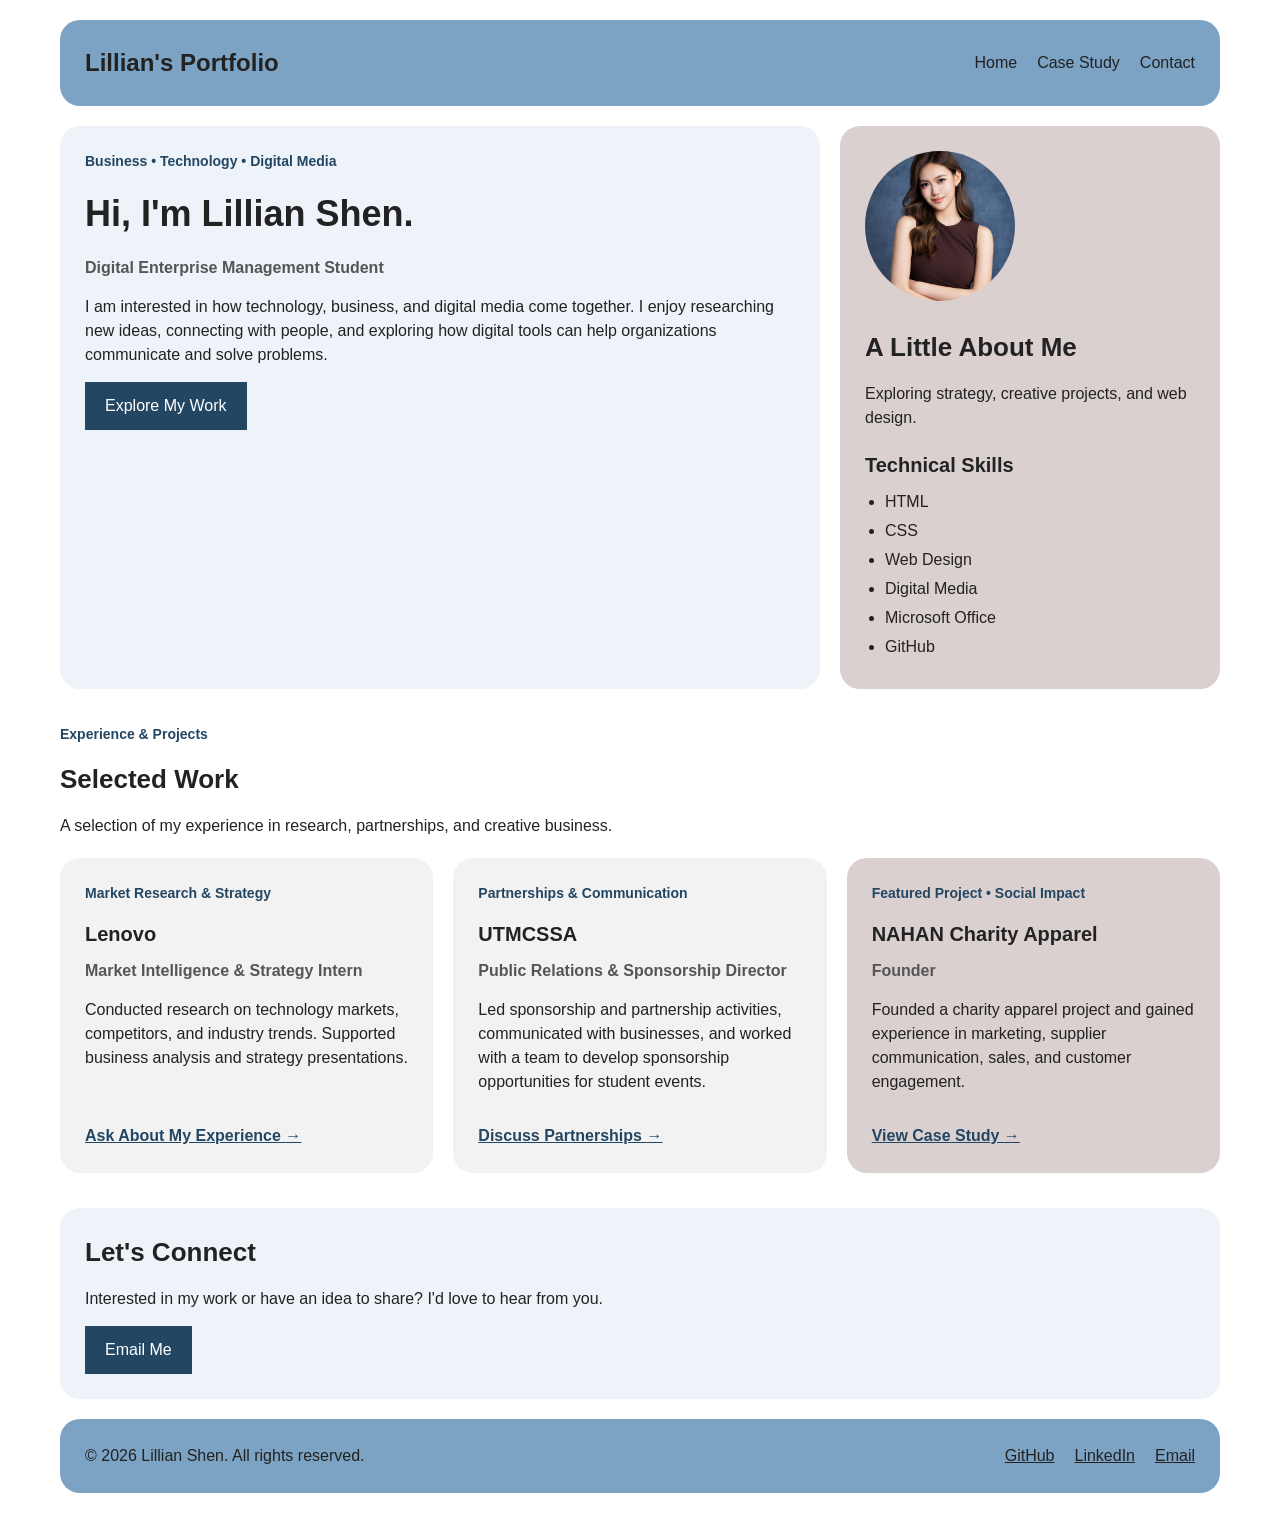
<file: index.html>
<!DOCTYPE html>
<html lang="en">
<head>
    <meta charset="UTF-8">
    <meta name="viewport" content="width=device-width, initial-scale=1.0">
    <meta name="description" content="Lillian Shen's portfolio in business, technology, and digital media.">
    <title>Lillian Shen | Portfolio</title>
    <link rel="stylesheet" href="css/style.css">
</head>
<body>
    <div class="page-wrapper">
       <header class="header">
        <a class="brand" href="index.html">Lillian's Portfolio</a>

        <nav class="nav">
            <a href="index.html">Home</a>
            <a href="detail.html">Case Study</a>
            <a href="index.html#contact">Contact</a>
        </nav>
        
       </header>

        <main id="main-content">
            <section class="hero-grid" aria-labelledby="intro-title">
                <div class="hero-intro">
                    <p class="description">Business • Technology • Digital Media</p>
                    <h1 id="intro-title">Hi, I'm Lillian Shen.</h1>
                    <p class="role">Digital Enterprise Management Student</p>
                    <p>I am interested in how technology, business, and digital media come together. I enjoy researching new ideas, connecting with people, and exploring how digital tools can help organizations communicate and solve problems.</p>
                    <a class="button" href="#work">Explore My Work</a>
                </div>
                <aside class="profile-panel" aria-labelledby="profile-title">
                    <img class="profile-image" src="images/profile.JPG" alt="Profile photo of Lillian Shen" width="150" height="150">
                    <h2 id="profile-title">A Little About Me</h2>
                    <p>Exploring strategy, creative projects, and web design.</p>
                    <h3>Technical Skills</h3>
                    <ul class="skills">
                        <li>HTML</li><li>CSS</li><li>Web Design</li>
                        <li>Digital Media</li><li>Microsoft Office</li><li>GitHub</li>
                    </ul>
                </aside>
            </section>

            <section class="work-section" id="work" aria-labelledby="work-title">
                <div class="section-heading">
                    <p class="description">Experience & Projects</p>
                    <h2 id="work-title">Selected Work</h2>
                    <p>A selection of my experience in research, partnerships, and creative business.</p>
                </div>
                
                <div class="cards-gallery">
                    <article class="card">
                        <p class="card-category">Market Research & Strategy</p>
                        <h3>Lenovo</h3>
                        <p class="experience-role">Market Intelligence & Strategy Intern</p>
                        <p>Conducted research on technology markets, competitors, and industry trends. Supported business analysis and strategy presentations.</p>
                        <a class="card-link" href="mailto:mingjun.shen@mail.utoronto.ca?subject=Lenovo%20Experience">Ask About My Experience <span aria-hidden="true">→</span></a>
                    </article>
                    <article class="card">
                        <p class="card-category">Partnerships & Communication</p>
                        <h3>UTMCSSA</h3>
                        <p class="experience-role">Public Relations & Sponsorship Director</p>
                        <p>Led sponsorship and partnership activities, communicated with businesses, and worked with a team to develop sponsorship opportunities for student events.</p>
                        <a class="card-link" href="mailto:mingjun.shen@mail.utoronto.ca?subject=UTMCSSA%20Partnerships">Discuss Partnerships <span aria-hidden="true">→</span></a>
                    </article>
                    <article class="card card-featured">
                        <p class="card-category">Featured Project • Social Impact</p>
                        <h3>NAHAN Charity Apparel</h3>
                        <p class="experience-role">Founder</p>
                        <p>Founded a charity apparel project and gained experience in marketing, supplier communication, sales, and customer engagement.</p>
                        <a class="card-link" href="detail.html">View Case Study <span aria-hidden="true">→</span></a>
                    </article>
                </div>
            </section>

            <section class="contact-section" id="contact" aria-labelledby="contact-title">
                <h2 id="contact-title">Let's Connect</h2>
                <p>Interested in my work or have an idea to share? I'd love to hear from you.</p>
                <a class="button" href="mailto:mingjun.shen@mail.utoronto.ca">Email Me</a>
            </section>
        </main>

        
        <footer class="footer">
            <p> © 2026 Lillian Shen. All rights reserved.</p>
            <nav class="social-links" aria-label="Social links">
                <a href="https://github.com/mingjunshen906-lgtm" target="_blank" rel="noopener noreferrer">GitHub</a>
                <a href="https://www.linkedin.com/in/mingjun-shen-a990aa388/" target="_blank" rel="noopener noreferrer">LinkedIn</a>
                <a href="mailto:mingjun.shen@mail.utoronto.ca">Email</a>
            </nav>
        </footer>
    </div>
</body>
</html>
</file>
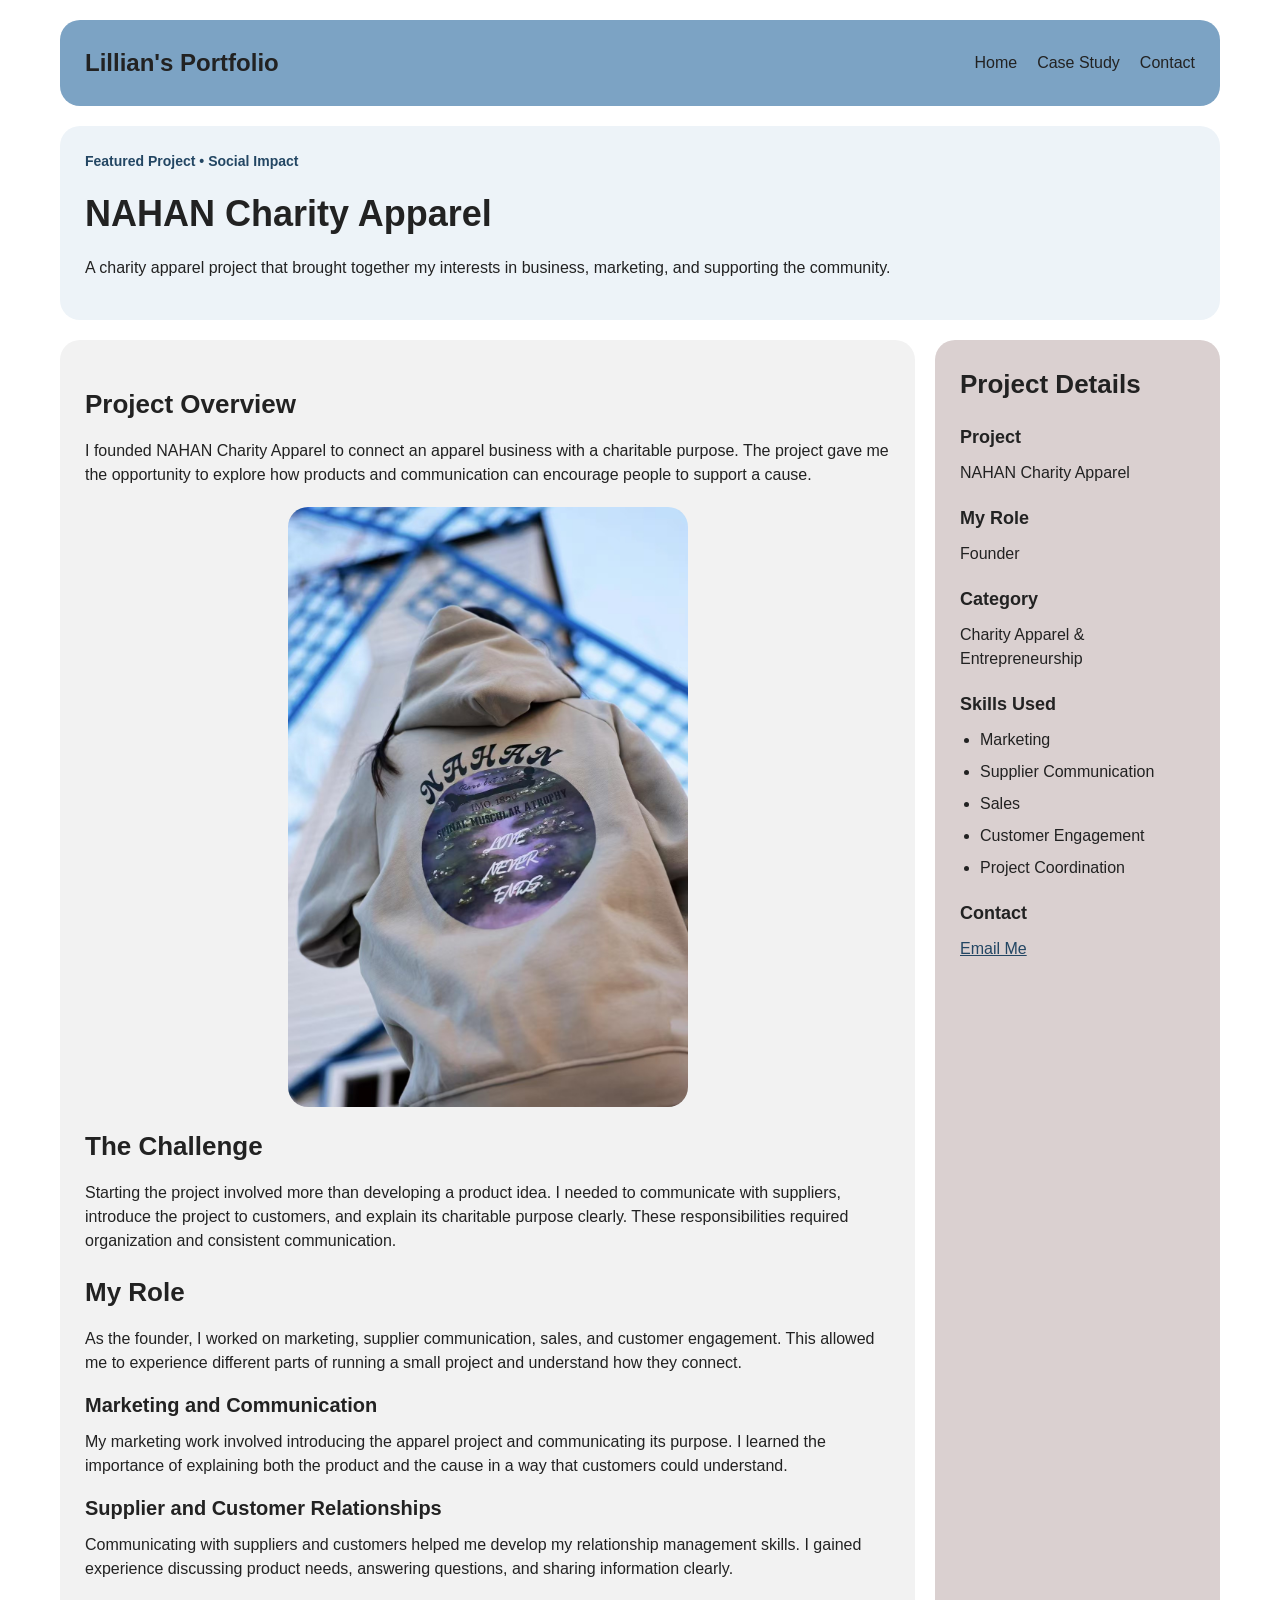
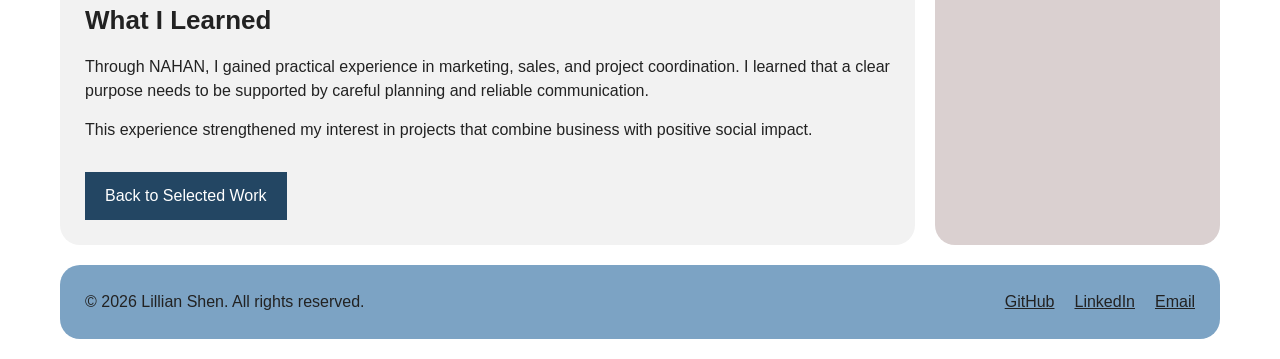
<file: detail.html>
<!DOCTYPE html>
<html lang="en">

<head>
    <meta charset="UTF-8">
    <meta name="viewport" content="width=device-width, initial-scale=1.0">
    <title>NAHAN Charity Apparel | Lillian's Portfolio</title>
    <link rel="stylesheet" href="css/style.css">
</head>

<body>

    <div class="page-wrapper">

        <!-- Header -->
        <header class="header">
            <a class="brand" href="index.html">
                Lillian's Portfolio
            </a>

            <nav class="nav">
                <a href="index.html">Home</a>
                <a href="detail.html">Case Study</a>
                <a href="index.html#contact">Contact</a>
            </nav>
        </header>

        <main>

            <!-- Project Introduction -->
            <section class="detail-hero">
                <p class="description">Featured Project • Social Impact</p>

                <h1>NAHAN Charity Apparel</h1>

                <p>
                    A charity apparel project that brought together
                    my interests in business, marketing, and
                    supporting the community.
                </p>
            </section>

            <!-- Main article and sidebar -->
            <div class="content-grid">

                <article class="article-body">

                    <h2>Project Overview</h2>

                    <p>
                        I founded NAHAN Charity Apparel to connect
                        an apparel business with a charitable purpose.
                        The project gave me the opportunity to explore
                        how products and communication can encourage
                        people to support a cause.
                    </p>
                    
                    <img class="project-image" src="images/NAHAN.JPG" alt="NAHAN Charity Apparel clothing">

                    <h2>The Challenge</h2>

                    <p>
                        Starting the project involved more than developing
                        a product idea. I needed to communicate with
                        suppliers, introduce the project to customers,
                        and explain its charitable purpose clearly.
                        These responsibilities required organization
                        and consistent communication.
                    </p>

                    <h2>My Role</h2>

                    <p>
                        As the founder, I worked on marketing, supplier
                        communication, sales, and customer engagement.
                        This allowed me to experience different parts
                        of running a small project and understand how
                        they connect.
                    </p>

                    <h3>Marketing and Communication</h3>

                    <p>
                        My marketing work involved introducing the apparel
                        project and communicating its purpose. I learned
                        the importance of explaining both the product
                        and the cause in a way that customers could
                        understand.
                    </p>

                    <h3>Supplier and Customer Relationships</h3>

                    <p>
                        Communicating with suppliers and customers helped
                        me develop my relationship management skills.
                        I gained experience discussing product needs,
                        answering questions, and sharing information
                        clearly.
                    </p>

                    <h2>What I Learned</h2>

                    <p>
                        Through NAHAN, I gained practical experience in
                        marketing, sales, and project coordination.
                        I learned that a clear purpose needs to be
                        supported by careful planning and reliable
                        communication.
                    </p>

                    <p>
                        This experience strengthened my interest in
                        projects that combine business with positive
                        social impact.
                    </p>

                    <a class="button" href="index.html#work">
                        Back to Selected Work
                    </a>

                </article>

                <!-- Project -->
                <aside class="metadata">

                    <h2>Project Details</h2>

                    <h3>Project</h3>
                    <p>NAHAN Charity Apparel</p>

                    <h3>My Role</h3>
                    <p>Founder</p>

                    <h3>Category</h3>
                    <p>Charity Apparel & Entrepreneurship</p>

                    <h3>Skills Used</h3>

                    <ul>
                        <li>Marketing</li>
                        <li>Supplier Communication</li>
                        <li>Sales</li>
                        <li>Customer Engagement</li>
                        <li>Project Coordination</li>
                    </ul>

                    <h3>Contact</h3>

                    <a href="mailto:mingjun.shen@mail.utoronto.ca">
                        Email Me
                    </a>

                </aside>

            </div>

        </main>

        <!-- Footer -->
        <footer class="footer">

            <p>
                © 2026 Lillian Shen. All rights reserved.
            </p>

            <nav class="social-links">
                <a href="https://github.com/mingjunshen906-lgtm"
                   target="_blank"
                   rel="noopener noreferrer">
                    GitHub
                </a>

                <a href="https://www.linkedin.com/in/mingjun-shen-a990aa388/"
                   target="_blank"
                   rel="noopener noreferrer">
                    LinkedIn
                </a>

                <a href="mailto:mingjun.shen@mail.utoronto.ca">
                    Email
                </a>
            </nav>

        </footer>

    </div>

</body>

</html>
</file>
<file: css/style.css>
/* Reset */
* {
    margin: 0;
    padding: 0;
    box-sizing: border-box;
}


body {
    font-family: Arial, sans-serif;
    background-color: #ffffff;
    color: #222;
    line-height: 1.5;
}

.page-wrapper {
    max-width: 1200px;
    margin: 0 auto;
    padding: 20px;

}

h1 {
    font-size: 36px;
    margin-bottom: 15px;
}

h2 {
    font-size: 26px;
    margin-bottom: 15px;
}

h3 {
    font-size: 20px;
    margin-bottom: 10px;
}

p {
    margin-bottom: 15px;
}

a {
    color: #234663;
}

a:hover {
    text-decoration: underline;
}


/* Header */
.header {
    display: flex;
    flex-direction: column;
    gap: 15px;
    background-color: rgb(124, 163, 196);
    padding: 25px;
    border-radius: 20px;
}

.brand {
    font-size: 24px;
    font-weight: bold;
    color: #222;
    text-decoration: none;
}

/* Navigation */
.nav {
    display: flex;
    flex-wrap: wrap;
    gap: 20px;
}

.nav a {
    color: #222;
    text-decoration: none;
}

.nav a:hover {
    text-decoration: underline;
}

/* Hero */
.hero-grid {
    display: grid;
    grid-template-columns: 1fr;
    gap: 20px;
    margin-top: 20px;
}

.hero-intro {
    background-color: #edf3f8;
    padding: 25px;
    border-radius: 20px;
}

.description {
    font-size: 14px;
    font-weight: bold;
    color: #234663;
}

.role,
.experience-role {
    font-weight: bold;
    color: #555;
}

/* Buttons */
.button {
    display: inline-block;
    background-color: #234663;
    color: #ffffff;
    padding: 12px 20px;
    text-decoration: none;
}

.button:hover {
    background-color: #173249;
}

/* Profile */
.profile-panel {
    background-color: rgb(218, 208, 208);
    padding: 25px;
    border-radius: 20px;
}

.profile-image {
    width: 150px;
    height: 150px;
    object-fit: cover;
    border-radius: 50%;
    margin-bottom: 20px;
}

.profile-panel h3 {
    margin-top: 20px;
}

.skills {
    margin-left: 20px;
}

.skills li {
    margin-bottom: 5px;
}

/* Work Section */
.work-section {
    margin-top: 35px;
}

.section-heading {
    margin-bottom: 20px;
}

/* Gallery*/
.cards-gallery {
    display: grid;
    grid-template-columns: 1fr;
    gap: 20px;
}

/* Card*/
.card {
    display: flex;
    flex-direction: column;
    background-color: #f2f2f2;
    padding: 25px;
    border-radius: 20px;
}

.card-category {
    font-size: 14px;
    font-weight: bold;
    color: #234663;
}

.card-featured {
    background-color: rgb(218, 208, 208);
}

.card-link {
    margin-top: auto;
    padding-top: 15px;
    font-weight: bold;
}

/* Contact */
.contact-section {
    background-color: #edf3f8;
    padding: 25px;
    margin-top: 35px;
    border-radius: 20px;
}

/* Footer */
.footer {
    display: flex;
    flex-direction: column;
    gap: 15px;
    background-color: rgb(124, 163, 196);
    padding: 25px;
    margin-top: 20px;
    border-radius: 20px;
}

.footer p {
    margin-bottom: 0;
}

.social-links {
    display: flex;
    flex-wrap: wrap;
    gap: 20px;
}

.social-links a {
    color: #222;
}

/* Desktop home page*/
@media (min-width: 768px) {
    .header {
        flex-direction: row;
        justify-content: space-between;
        align-items: center;
    }

    .hero-grid {
        grid-template-columns: 2fr 1fr;
    }

    .cards-gallery {
        grid-template-columns:
            repeat(auto-fit, minmax(280px, 1fr));
    }

    .footer {
        flex-direction: row;
        justify-content: space-between;
        align-items: center;
    }
}



/* Detail page */
.detail-hero {
    background-color: #edf3f8;
    padding: 25px;
    margin-top: 20px;
    margin-bottom: 20px;
    border-radius: 20px;
}
.content-grid {
    display: grid;
    grid-template-columns: 1fr;
    gap: 20px;
}

/* Main article */
.article-body {
    background-color: #f2f2f2;
    padding: 25px;
    border-radius: 20px;
}

.article-body h2 {
    margin-top: 20px;
    margin-bottom: 15px;
}

.project-image {
    display: block;
    width: 100%;
    max-width: 400px;
    height: auto;
    margin: 20px auto;
    border-radius: 20px;
}

.article-body h3 {
    margin-top: 15px;
}

.article-body .button {
    margin-top: 15px;
}

/* Project sidebar */
.metadata {
    background-color: rgb(218, 208, 208);
    padding: 25px;
    border-radius: 20px;
}

.metadata h3 {
    font-size: 18px;
    margin-top: 20px;
}

.metadata ul {
    margin-left: 20px;
}

.metadata li {
    margin-bottom: 8px;
}

/* Detail page: desktop */
@media (min-width: 768px) {
    .content-grid {
        grid-template-columns: 3fr 1fr;
    }
}
</file>
